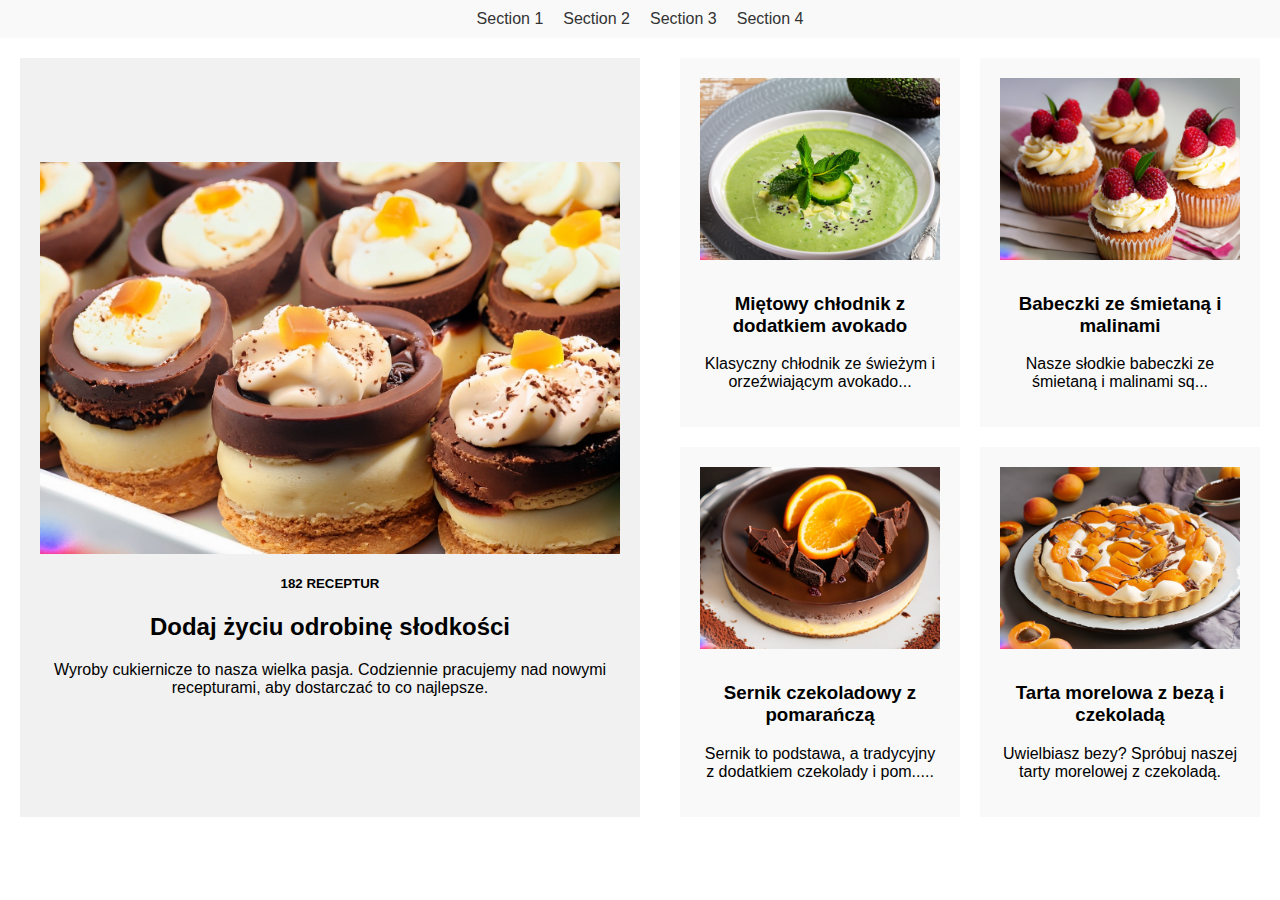
<file: index.html>
<!DOCTYPE html>
<html>
  <head>
    <meta charset="UTF-8" />
    <meta name="viewport" content="width=device-width, initial-scale=1.0" />
    <link rel="stylesheet" href="style.css" />
    <title>Document</title>
    <style>
      body {
        margin: 0;
        padding: 0;
        font-family: Arial, sans-serif;
      }

      .top-bar {
        background-color: #f9f9f9;
        padding: 10px;
        display: flex;
        justify-content: center;
      }

      .top-bar a {
        margin: 0 10px;
        text-decoration: none;
        color: #333333;
      }
    </style>
  </head>
  <body>
    <div class="top-bar">
      <a href="#" class="tab-btn">Section 1</a>
      <a href="./section2.html" class="tab-btn">Section 2</a>
      <a href="./section3.html" class="tab-btn">Section 3</a>
      <a href="#section4" class="tab-btn">Section 4</a>
    </div>
    <section id="section1">
      <div id="left-container">
        <img src="./section1/hugeimage.jpg" alt="Main Image" />
        <div class="content">
          <h5>182 RECEPTUR</h5>
          <h2>Dodaj życiu odrobinę słodkości</h2>
          <p>
            Wyroby cukiernicze to nasza wielka pasja. Codziennie pracujemy nad
            nowymi recepturami, aby dostarczać to co najlepsze.
          </p>
        </div>
      </div>

      <div id="right-container">
        <div class="sub-container">
          <img src="./section1/img1.jpg" alt="Grid Image 1" />
          <div class="content">
            <h3>Miętowy chłodnik z dodatkiem avokado</h3>
            <p>Klasyczny chłodnik ze świeżym i orzeźwiającym avokado...</p>
          </div>
        </div>

        <div class="sub-container">
          <img src="./section1/img2.jpg" alt="Grid Image 2" />
          <div class="content">
            <h3>Babeczki ze śmietaną i malinami</h3>
            <p>Nasze słodkie babeczki ze śmietaną i malinami sq...</p>
          </div>
        </div>

        <div class="sub-container">
          <img src="./section1/img3.jpg" alt="Grid Image 3" />
          <div class="content">
            <h3>Sernik czekoladowy z pomarańczą</h3>
            <p>
              Sernik to podstawa, a tradycyjny z dodatkiem czekolady i pom.....
            </p>
          </div>
        </div>

        <div class="sub-container">
          <img src="./section1/img4.jpg" alt="Grid Image 4" />
          <div class="content">
            <h3>Tarta morelowa z bezą i czekoladą</h3>
            <p>Uwielbiasz bezy? Spróbuj naszej tarty morelowej z czekoladą.</p>
          </div>
        </div>
      </div>
    </section>
  </body>
</html>
</file>
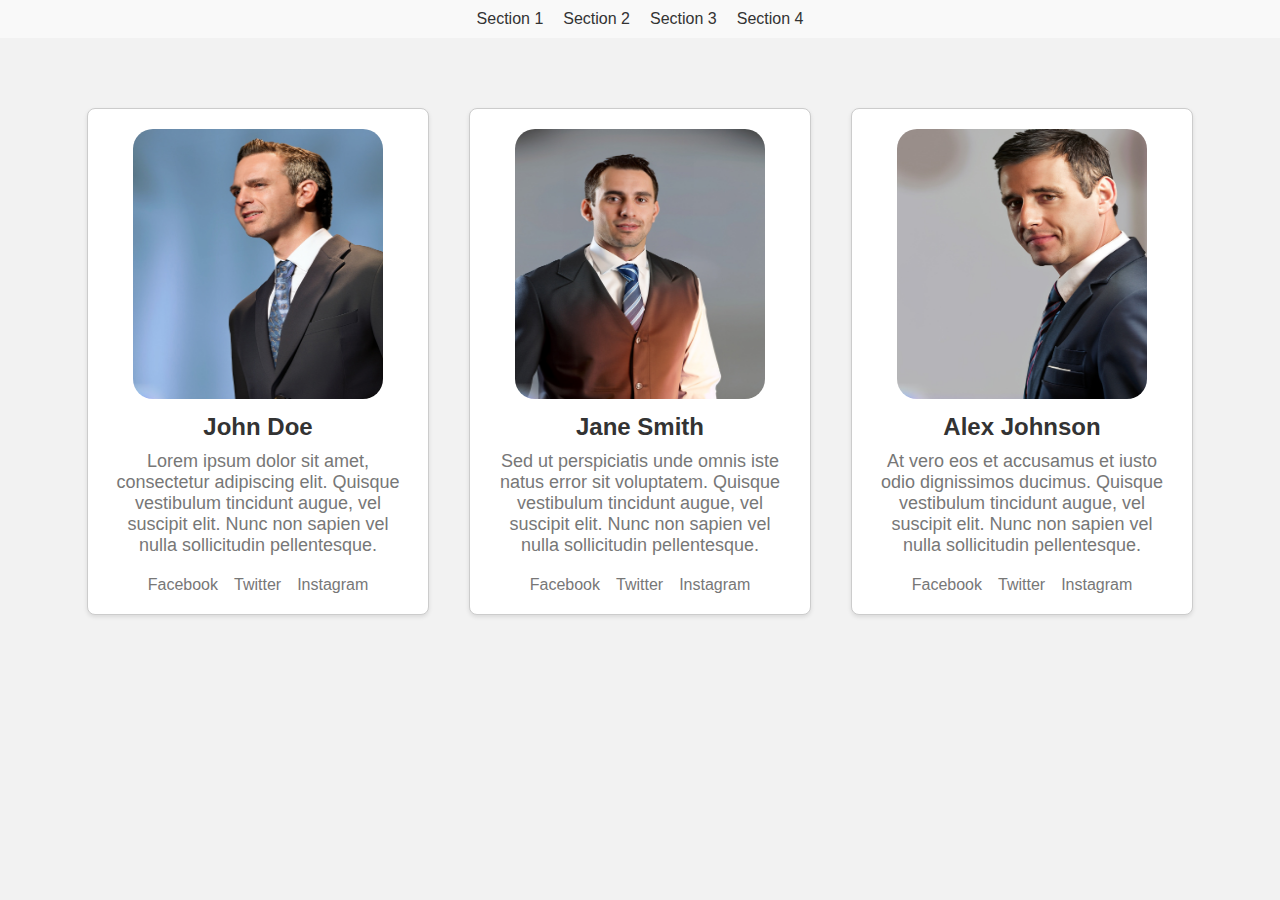
<file: section3.html>
<!DOCTYPE html>
<html lang="en">
  <head>
    <meta charset="UTF-8" />
    <meta name="viewport" content="width=device-width, initial-scale=1.0" />
    <title>Profile Details</title>
    <style>
      body {
        display: flex;
        flex-direction: column;
        align-items: center;
        background-color: #f2f2f2;
        font-family: "Arial", sans-serif;
        margin: 0;
        padding: 0;
      }

      .top-bar {
        width: 100%;
        background-color: #f9f9f9;
        display: flex;
        justify-content: center;
        padding: 10px;
      }

      .top-bar a {
        margin: 0 10px;
        text-decoration: none;
        color: #333333;
      }

      .container-wrapper {
        display: flex;
        flex-wrap: wrap;
        justify-content: center;
        margin-top: 50px;
      }

      .container {
        width: 300px;
        padding: 20px;
        margin: 20px;
        border: 1px solid #ccc;
        border-radius: 8px;
        background-color: #ffffff;
        box-shadow: 0 2px 4px rgba(0, 0, 0, 0.1);
        text-align: center;
        transition: all 0.3s ease;
        overflow: auto;
      }

      .container:hover {
        transform: scale(1.05);
        box-shadow: 0 4px 8px rgba(0, 0, 0, 0.1);
      }

      .profile-pic {
        width: 250px;
        height: 270px;
        border-radius: 20px;
        margin: 0 auto 10px;
      }

      .name {
        font-size: 24px;
        font-weight: bold;
        margin-bottom: 10px;
        color: #333333;
      }

      .about {
        font-size: 18px;
        margin-bottom: 20px;
        color: #777777;
      }

      .social {
        display: flex;
        justify-content: center;
      }

      .social a {
        display: inline-block;
        margin: 0 8px;
        color: #777777;
        text-decoration: none;
        transition: all 0.3s ease;
      }

      .social a:hover {
        color: #333333;
      }

      @media (max-width: 748px) {
        .container {
          width: 80%;
        }
      }
    </style>
  </head>
  <body>
    <div class="top-bar">
      <a href="./index.html" class="tab-btn">Section 1</a>
      <a href="./section2.html" class="tab-btn">Section 2</a>
      <a href="./section3.html" class="tab-btn">Section 3</a>
      <a href="#section4" class="tab-btn">Section 4</a>
    </div>
    <div class="container-wrapper">
      <div class="container">
        <img
          src="./section3/img1.jpg"
          alt="Profile Picture"
          class="profile-pic"
        />
        <div class="name">John Doe</div>
        <div class="about">
          Lorem ipsum dolor sit amet, consectetur adipiscing elit. Quisque
          vestibulum tincidunt augue, vel suscipit elit. Nunc non sapien vel
          nulla sollicitudin pellentesque.
        </div>
        <div class="social">
          <a href="https://www.facebook.com/johndoe" target="_blank"
            >Facebook</a
          >
          <a href="https://www.twitter.com/johndoe" target="_blank">Twitter</a>
          <a href="https://www.instagram.com/johndoe" target="_blank"
            >Instagram</a
          >
        </div>
      </div>

      <div class="container">
        <img
          src="./section3/img2.jpg"
          alt="Profile Picture"
          class="profile-pic"
        />
        <div class="name">Jane Smith</div>
        <div class="about">
          Sed ut perspiciatis unde omnis iste natus error sit voluptatem.
          Quisque vestibulum tincidunt augue, vel suscipit elit. Nunc non sapien
          vel nulla sollicitudin pellentesque.
        </div>
        <div class="social">
          <a href="https://www.facebook.com/janesmith" target="_blank"
            >Facebook</a
          >
          <a href="https://www.twitter.com/janesmith" target="_blank"
            >Twitter</a
          >
          <a href="https://www.instagram.com/janesmith" target="_blank"
            >Instagram</a
          >
        </div>
      </div>

      <div class="container">
        <img
          src="./section3/img3.jpg"
          alt="Profile Picture"
          class="profile-pic"
        />
        <div class="name">Alex Johnson</div>
        <div class="about">
          At vero eos et accusamus et iusto odio dignissimos ducimus. Quisque
          vestibulum tincidunt augue, vel suscipit elit. Nunc non sapien vel
          nulla sollicitudin pellentesque.
        </div>
        <div class="social">
          <a href="https://www.facebook.com/alexjohnson" target="_blank"
            >Facebook</a
          >
          <a href="https://www.twitter.com/alexjohnson" target="_blank"
            >Twitter</a
          >
          <a href="https://www.instagram.com/alexjohnson" target="_blank"
            >Instagram</a
          >
        </div>
      </div>
    </div>
  </body>
</html>
</file>
<file: style.css>
body {
    font-family: Arial, sans-serif;
    margin: 0;
    padding: 0;
    display: flex;
    flex-wrap: nowrap;
    flex-direction: column;
  }

  #section1{
    display: flex;
  }
  
  #left-container,
  #right-container {
    flex-basis: 50%;
    padding: 20px;
    box-sizing: border-box;
  }
  
  #left-container {
    margin: 20px;
    background-color: #f1f1f1;
    display: flex;
    flex-direction: column;
    align-items: center;
    justify-content: center;
    text-align: center;
  }
  
  #left-container img {
    max-width: 100%;
  }
  
  #right-container {
    display: grid;
    grid-template-columns: repeat(2, 1fr);
    grid-gap: 20px;
  }
  
  .sub-container {
    background-color: #f9f9f9;
    padding: 20px;
    text-align: center;
  }
  
  .sub-container img {
    max-width: 100%;
    height: auto;
    margin-bottom: 10px;
  }
  
  @media (max-width: 768px) {
    #section1{
        display: flex;
        flex-direction: column;
    }
    #left-container,
    #right-container {
      flex-basis: 100%;
    }

    #left-container{
        width: 100vh;
    }
  
    #right-container {
      grid-template-columns: repeat(1, 1fr);
    }
  }
</file>
